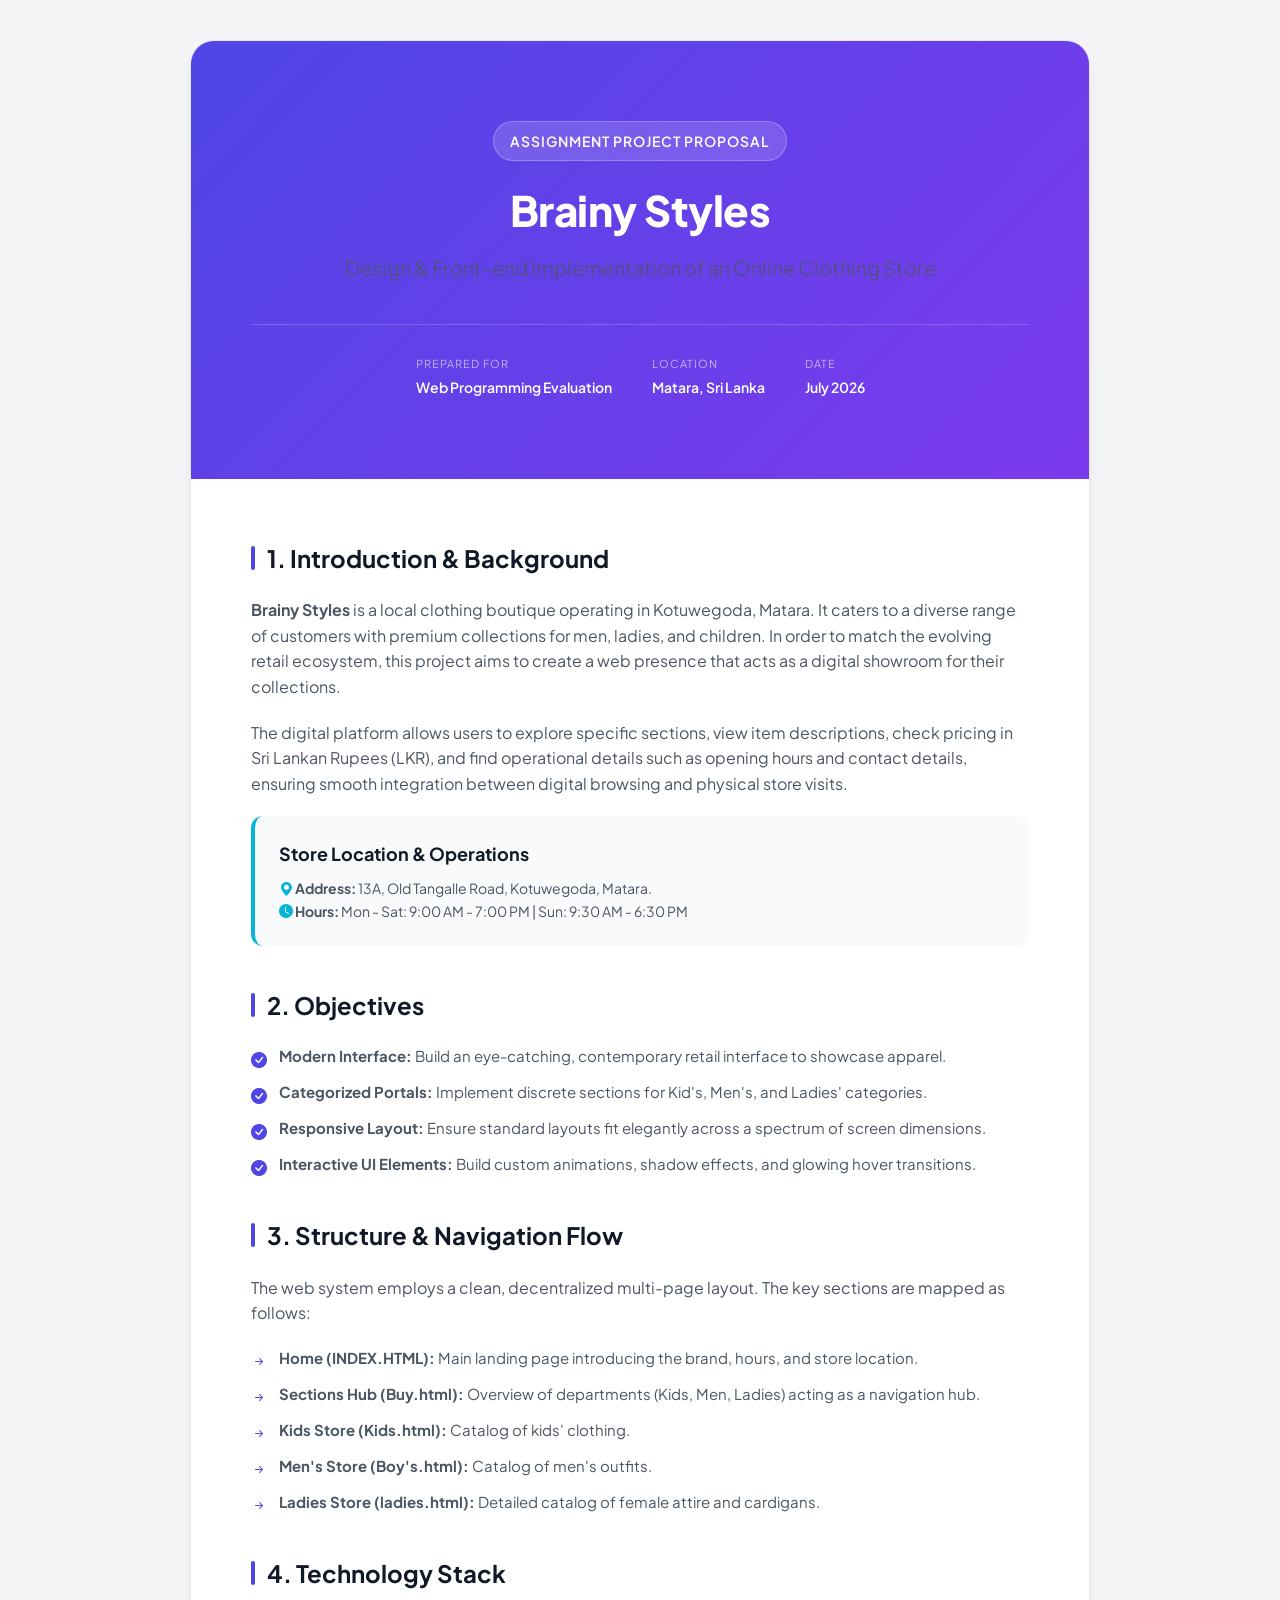
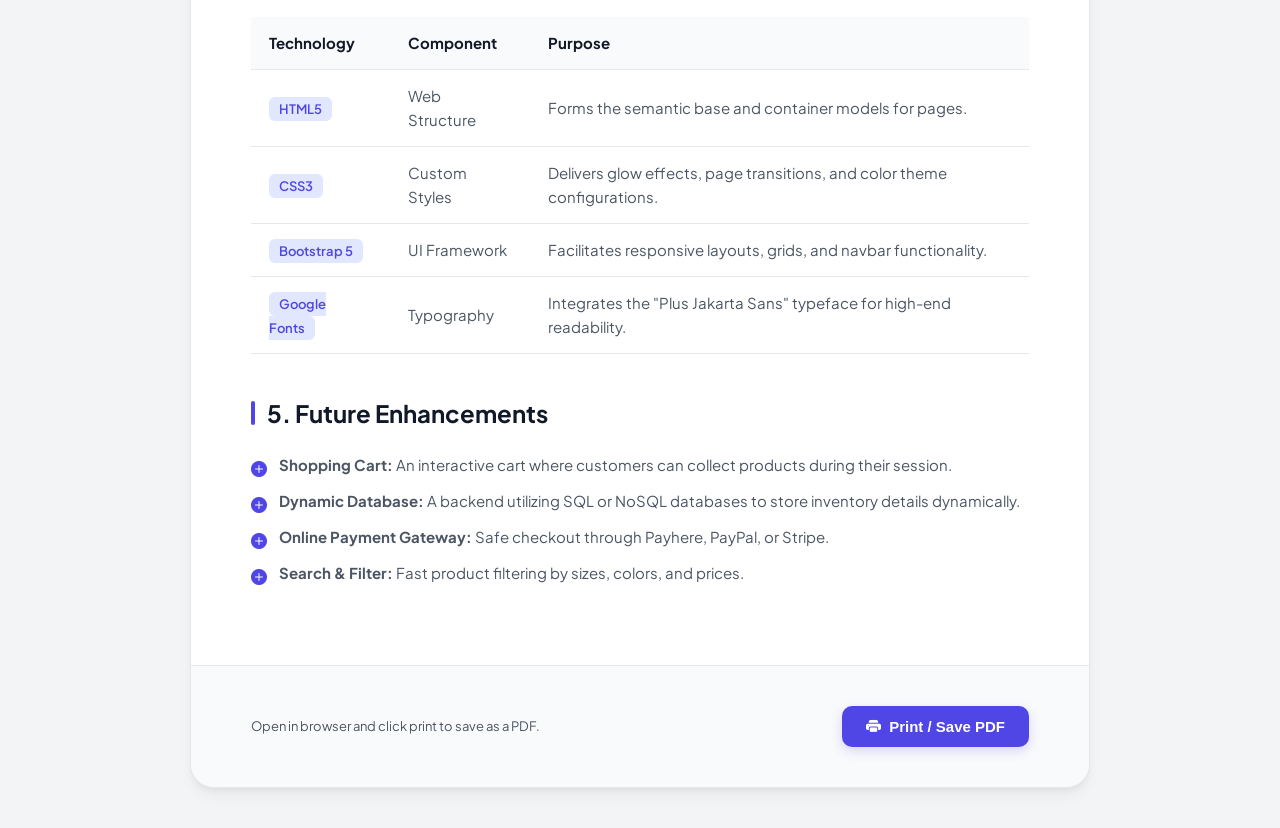
<file: Project_Proposal.html>
<!DOCTYPE html>
<html lang="en">
<head>
    <meta charset="UTF-8">
    <meta name="viewport" content="width=device-width, initial-scale=1.0">
    <title>Project Proposal - Brainy Styles</title>
    <link href="https://fonts.googleapis.com/css2?family=Plus+Jakarta+Sans:wght@300;400;500;600;700;800&display=swap" rel="stylesheet">
    <link href="https://cdn.jsdelivr.net/npm/bootstrap-icons@1.8.1/font/bootstrap-icons.css" rel="stylesheet">
    <style>
        :root {
            --primary: #4f46e5;
            --primary-gradient: linear-gradient(135deg, #4f46e5 0%, #7c3aed 100%);
            --secondary: #06b6d4;
            --text-main: #1f2937;
            --text-muted: #4b5563;
            --bg-light: #f9fafb;
            --border-color: #e5e7eb;
            --shadow: 0 4px 6px -1px rgba(0, 0, 0, 0.1), 0 2px 4px -1px rgba(0, 0, 0, 0.06);
            --card-shadow: 0 10px 15px -3px rgba(0, 0, 0, 0.05), 0 4px 6px -2px rgba(0, 0, 0, 0.05);
        }

        * {
            box-sizing: border-box;
            margin: 0;
            padding: 0;
        }

        body {
            font-family: 'Plus Jakarta Sans', sans-serif;
            color: var(--text-main);
            background-color: #f3f4f6;
            line-height: 1.6;
            padding: 40px 20px;
        }

        .proposal-container {
            max-width: 900px;
            margin: 0 auto;
            background: #ffffff;
            border-radius: 24px;
            box-shadow: var(--card-shadow);
            overflow: hidden;
            border: 1px solid var(--border-color);
        }

        /* Cover Page */
        .cover-page {
            background: var(--primary-gradient);
            padding: 80px 60px;
            color: white;
            position: relative;
            text-align: center;
        }

        .cover-badge {
            background: rgba(255, 255, 255, 0.15);
            padding: 8px 16px;
            border-radius: 50px;
            font-size: 14px;
            font-weight: 600;
            letter-spacing: 1px;
            text-transform: uppercase;
            display: inline-block;
            margin-bottom: 24px;
            backdrop-filter: blur(5px);
            border: 1px solid rgba(255, 255, 255, 0.25);
        }

        .cover-title {
            font-size: 42px;
            font-weight: 800;
            line-height: 1.2;
            margin-bottom: 16px;
            letter-spacing: -0.5px;
        }

        .cover-subtitle {
            font-size: 20px;
            font-weight: 300;
            opacity: 0.9;
            margin-bottom: 40px;
        }

        .cover-meta {
            display: flex;
            justify-content: center;
            gap: 40px;
            font-size: 14px;
            border-top: 1px solid rgba(255, 255, 255, 0.2);
            padding-top: 30px;
            margin-top: 20px;
        }

        .meta-item {
            text-align: left;
        }

        .meta-label {
            font-size: 11px;
            text-transform: uppercase;
            letter-spacing: 1px;
            opacity: 0.6;
            margin-bottom: 4px;
        }

        .meta-val {
            font-weight: 600;
        }

        /* Content Area */
        .proposal-body {
            padding: 60px;
        }

        h2.section-title {
            font-size: 24px;
            font-weight: 700;
            color: #111827;
            margin-top: 40px;
            margin-bottom: 20px;
            display: flex;
            align-items: center;
            gap: 12px;
            position: relative;
        }

        h2.section-title::before {
            content: '';
            width: 4px;
            height: 24px;
            background: var(--primary);
            border-radius: 4px;
            display: inline-block;
        }

        h2.section-title:first-of-type {
            margin-top: 0;
        }

        p {
            font-size: 16px;
            color: var(--text-muted);
            margin-bottom: 20px;
        }

        ul {
            list-style: none;
            margin-bottom: 20px;
        }

        li {
            position: relative;
            padding-left: 28px;
            margin-bottom: 12px;
            color: var(--text-muted);
            font-size: 15px;
        }

        li i {
            position: absolute;
            left: 0;
            top: 3px;
            color: var(--primary);
            font-size: 16px;
        }

        /* Callout Box */
        .info-card {
            background-color: var(--bg-light);
            border-left: 4px solid var(--secondary);
            padding: 24px;
            border-radius: 12px;
            margin-bottom: 30px;
        }

        .info-card h4 {
            font-size: 18px;
            font-weight: 700;
            color: #111827;
            margin-bottom: 8px;
        }

        /* Table */
        .tech-table {
            width: 100%;
            border-collapse: collapse;
            margin: 25px 0;
            font-size: 15px;
        }

        .tech-table th, .tech-table td {
            padding: 14px 18px;
            text-align: left;
            border-bottom: 1px solid var(--border-color);
        }

        .tech-table th {
            background-color: var(--bg-light);
            font-weight: 700;
            color: #111827;
        }

        .tech-table td {
            color: var(--text-muted);
        }

        .badge-tech {
            background: #e0e7ff;
            color: var(--primary);
            padding: 4px 10px;
            border-radius: 6px;
            font-size: 13px;
            font-weight: 600;
        }

        /* Action Panel */
        .action-panel {
            text-align: center;
            padding: 40px 60px;
            background: var(--bg-light);
            border-top: 1px solid var(--border-color);
            display: flex;
            justify-content: space-between;
            align-items: center;
        }

        .btn-print {
            background: var(--primary);
            color: white;
            border: none;
            padding: 12px 24px;
            font-size: 15px;
            font-weight: 600;
            border-radius: 10px;
            cursor: pointer;
            display: inline-flex;
            align-items: center;
            gap: 8px;
            transition: all 0.2s ease;
            box-shadow: 0 4px 12px rgba(79, 70, 229, 0.2);
        }

        .btn-print:hover {
            transform: translateY(-2px);
            box-shadow: 0 6px 16px rgba(79, 70, 229, 0.3);
            background: #4338ca;
        }

        /* Page Breaks for Printing */
        @media print {
            body {
                background-color: white;
                padding: 0;
            }

            .proposal-container {
                box-shadow: none;
                border: none;
            }

            .action-panel {
                display: none;
            }

            .page-break {
                page-break-before: always;
            }
        }
    </style>
</head>
<body>

    <div class="proposal-container">
        <!-- Cover Page -->
        <div class="cover-page">
            <span class="cover-badge">Assignment Project Proposal</span>
            <h1 class="cover-title">Brainy Styles</h1>
            <p class="cover-subtitle">Design & Front-end Implementation of an Online Clothing Store</p>
            
            <div class="cover-meta">
                <div class="meta-item">
                    <div class="meta-label">Prepared For</div>
                    <div class="meta-val">Web Programming Evaluation</div>
                </div>
                <div class="meta-item">
                    <div class="meta-label">Location</div>
                    <div class="meta-val">Matara, Sri Lanka</div>
                </div>
                <div class="meta-item">
                    <div class="meta-label">Date</div>
                    <div class="meta-val">July 2026</div>
                </div>
            </div>
        </div>

        <!-- Proposal Content -->
        <div class="proposal-body">
            
            <!-- Section 1 -->
            <h2 class="section-title">1. Introduction & Background</h2>
            <p>
                <strong>Brainy Styles</strong> is a local clothing boutique operating in Kotuwegoda, Matara. It caters to a diverse range of customers with premium collections for men, ladies, and children. In order to match the evolving retail ecosystem, this project aims to create a web presence that acts as a digital showroom for their collections.
            </p>
            <p>
                The digital platform allows users to explore specific sections, view item descriptions, check pricing in Sri Lankan Rupees (LKR), and find operational details such as opening hours and contact details, ensuring smooth integration between digital browsing and physical store visits.
            </p>

            <div class="info-card">
                <h4>Store Location & Operations</h4>
                <p style="margin-bottom: 0; font-size: 14px;">
                    <i class="bi bi-geo-alt-fill" style="color: var(--secondary);"></i> <strong>Address:</strong> 13A, Old Tangalle Road, Kotuwegoda, Matara.<br>
                    <i class="bi bi-clock-fill" style="color: var(--secondary);"></i> <strong>Hours:</strong> Mon - Sat: 9:00 AM - 7:00 PM | Sun: 9:30 AM - 6:30 PM
                </p>
            </div>

            <!-- Section 2 -->
            <h2 class="section-title">2. Objectives</h2>
            <ul>
                <li><i class="bi bi-check-circle-fill"></i><strong>Modern Interface:</strong> Build an eye-catching, contemporary retail interface to showcase apparel.</li>
                <li><i class="bi bi-check-circle-fill"></i><strong>Categorized Portals:</strong> Implement discrete sections for Kid's, Men's, and Ladies' categories.</li>
                <li><i class="bi bi-check-circle-fill"></i><strong>Responsive Layout:</strong> Ensure standard layouts fit elegantly across a spectrum of screen dimensions.</li>
                <li><i class="bi bi-check-circle-fill"></i><strong>Interactive UI Elements:</strong> Build custom animations, shadow effects, and glowing hover transitions.</li>
            </ul>

            <!-- Page Break for Printing -->
            <div class="page-break"></div>

            <!-- Section 3 -->
            <h2 class="section-title">3. Structure & Navigation Flow</h2>
            <p>
                The web system employs a clean, decentralized multi-page layout. The key sections are mapped as follows:
            </p>
            <ul>
                <li><i class="bi bi-arrow-right-short"></i><strong>Home (INDEX.HTML):</strong> Main landing page introducing the brand, hours, and store location.</li>
                <li><i class="bi bi-arrow-right-short"></i><strong>Sections Hub (Buy.html):</strong> Overview of departments (Kids, Men, Ladies) acting as a navigation hub.</li>
                <li><i class="bi bi-arrow-right-short"></i><strong>Kids Store (Kids.html):</strong> Catalog of kids' clothing.</li>
                <li><i class="bi bi-arrow-right-short"></i><strong>Men's Store (Boy's.html):</strong> Catalog of men's outfits.</li>
                <li><i class="bi bi-arrow-right-short"></i><strong>Ladies Store (ladies.html):</strong> Detailed catalog of female attire and cardigans.</li>
            </ul>

            <!-- Section 4 -->
            <h2 class="section-title">4. Technology Stack</h2>
            <table class="tech-table">
                <thead>
                    <tr>
                        <th>Technology</th>
                        <th>Component</th>
                        <th>Purpose</th>
                    </tr>
                </thead>
                <tbody>
                    <tr>
                        <td><span class="badge-tech">HTML5</span></td>
                        <td>Web Structure</td>
                        <td>Forms the semantic base and container models for pages.</td>
                    </tr>
                    <tr>
                        <td><span class="badge-tech">CSS3</span></td>
                        <td>Custom Styles</td>
                        <td>Delivers glow effects, page transitions, and color theme configurations.</td>
                    </tr>
                    <tr>
                        <td><span class="badge-tech">Bootstrap 5</span></td>
                        <td>UI Framework</td>
                        <td>Facilitates responsive layouts, grids, and navbar functionality.</td>
                    </tr>
                    <tr>
                        <td><span class="badge-tech">Google Fonts</span></td>
                        <td>Typography</td>
                        <td>Integrates the "Plus Jakarta Sans" typeface for high-end readability.</td>
                    </tr>
                </tbody>
            </table>

            <!-- Section 5 -->
            <h2 class="section-title">5. Future Enhancements</h2>
            <ul>
                <li><i class="bi bi-plus-circle-fill"></i><strong>Shopping Cart:</strong> An interactive cart where customers can collect products during their session.</li>
                <li><i class="bi bi-plus-circle-fill"></i><strong>Dynamic Database:</strong> A backend utilizing SQL or NoSQL databases to store inventory details dynamically.</li>
                <li><i class="bi bi-plus-circle-fill"></i><strong>Online Payment Gateway:</strong> Safe checkout through Payhere, PayPal, or Stripe.</li>
                <li><i class="bi bi-plus-circle-fill"></i><strong>Search & Filter:</strong> Fast product filtering by sizes, colors, and prices.</li>
            </ul>

        </div>

        <!-- Footer Control panel -->
        <div class="action-panel">
            <span style="font-size: 13px; color: var(--text-muted);">Open in browser and click print to save as a PDF.</span>
            <button class="btn-print" onclick="window.print()">
                <i class="bi bi-printer-fill"></i> Print / Save PDF
            </button>
        </div>
    </div>

</body>
</html>
</file>
